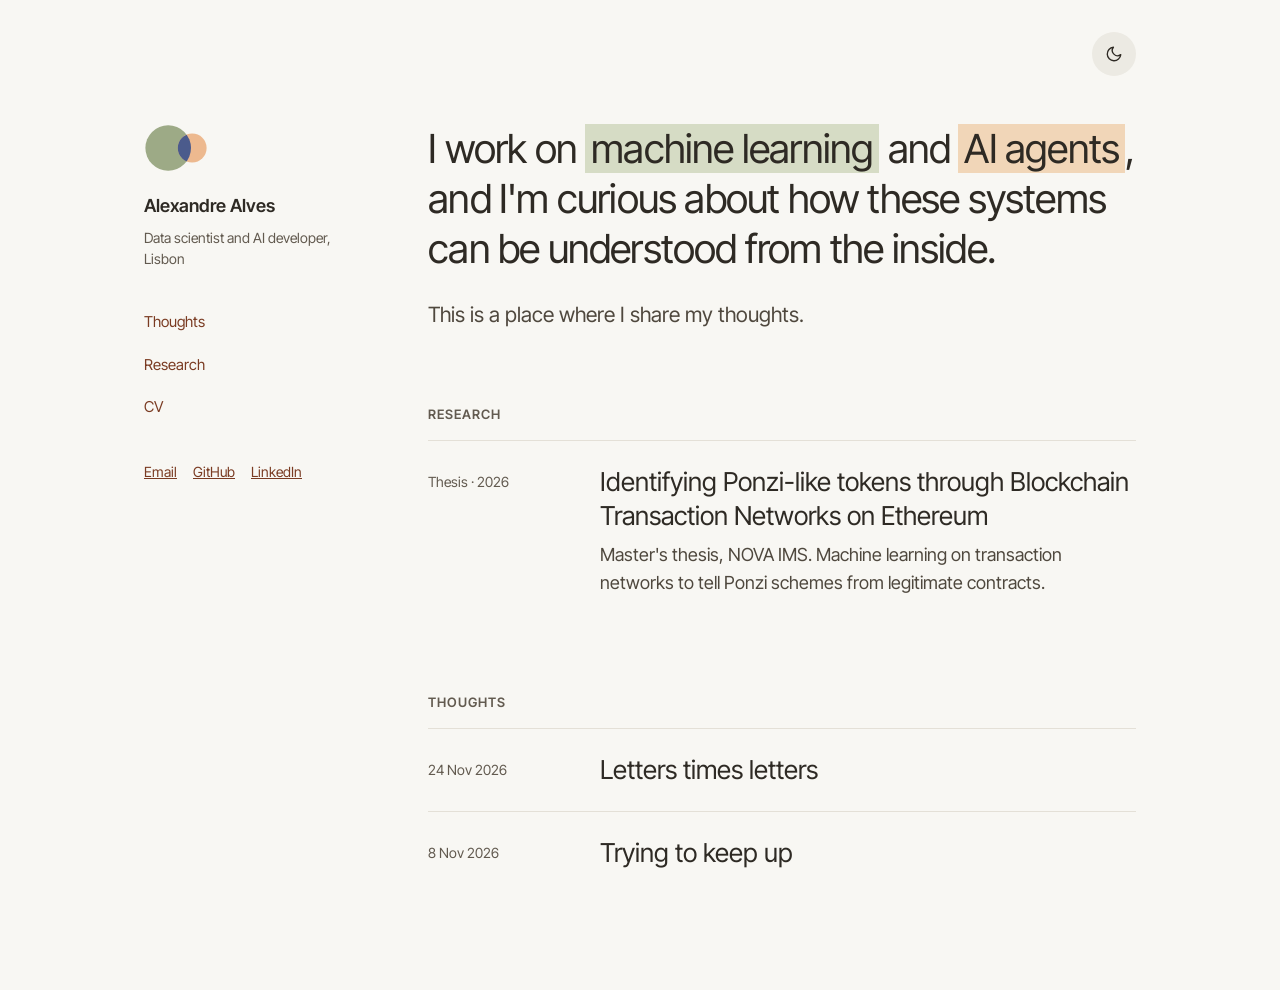
<file: index.html>
<!doctype html>
<html lang="en">
<head>
<meta charset="utf-8">
<meta name="viewport" content="width=device-width, initial-scale=1">
<title>Alexandre Alves</title>
<meta name="description" content="Alexandre Alves, data scientist and AI developer in Lisbon. Research and thoughts on machine learning, AI agents and how these systems can be understood from the inside.">
<link rel="canonical" href="https://ajr-alves.github.io/">
<meta property="og:type" content="website">
<meta property="og:title" content="Alexandre Alves">
<meta property="og:description" content="Research and thoughts on machine learning and AI agents.">
<meta property="og:url" content="https://ajr-alves.github.io/">
<meta name="theme-color" content="#F8F7F3" media="(prefers-color-scheme: light)">
<meta name="theme-color" content="#1B1A17" media="(prefers-color-scheme: dark)">
<link rel="icon" href="/assets/symbol-icon.svg" type="image/svg+xml">
<link rel="icon" href="/assets/symbol-32.png" sizes="32x32" type="image/png">
<link rel="apple-touch-icon" href="/assets/symbol-180.png">
<script>(function(){var t=null;try{t=localStorage.getItem('theme');}catch(e){}if(t==='dark'||t==='light'){document.documentElement.setAttribute('data-theme',t);}})();</script>
<link rel="preconnect" href="https://fonts.googleapis.com">
<link rel="preconnect" href="https://fonts.gstatic.com" crossorigin>
<link href="https://fonts.googleapis.com/css2?family=Inter+Tight:wght@400;500;600&display=swap" rel="stylesheet">
<link rel="stylesheet" href="/assets/style.css">
<script src="/assets/theme.js" defer></script>
</head>
<body>
<a class="skip" href="#content">Skip to content</a>
<div class="wrap">

  <div class="topbar">
    <button class="theme-toggle" type="button" aria-label="Switch to dark mode">
      <svg class="moon" width="18" height="18" viewBox="0 0 24 24" fill="none" stroke="currentColor" stroke-width="1.8" stroke-linecap="round" stroke-linejoin="round" aria-hidden="true"><path d="M21 12.8A9 9 0 1 1 11.2 3a7 7 0 0 0 9.8 9.8z"/></svg>
      <svg class="sun" width="18" height="18" viewBox="0 0 24 24" fill="none" stroke="currentColor" stroke-width="1.8" stroke-linecap="round" aria-hidden="true"><circle cx="12" cy="12" r="4"/><path d="M12 2v2M12 20v2M4.9 4.9l1.4 1.4M17.7 17.7l1.4 1.4M2 12h2M20 12h2M4.9 19.1l1.4-1.4M17.7 6.3l1.4-1.4"/></svg>
    </button>
  </div>

  <div class="layout">
    <aside class="side">
      <div class="id">
        <img src="/assets/symbol.svg" width="64" height="48" alt="">
        <span class="name">Alexandre Alves</span>
        <span class="role">Data scientist and AI developer, Lisbon</span>
      </div>
      <nav aria-label="Main">
        <a href="#thoughts">Thoughts</a>
        <a href="#research">Research</a>
        <a href="/files/Alexandre-Alves-CV.pdf">CV</a>
      </nav>
      <div class="links">
        <a href="mailto:alexandre.jr.alves@outlook.pt">Email</a>
        <a href="https://github.com/ajr-alves" rel="me">GitHub</a>
        <a href="https://www.linkedin.com/in/alexandre-j-r-alves/" rel="me">LinkedIn</a>
      </div>
    </aside>

    <main id="content">
      <section class="intro">
        <h1>I work on <span class="hl hl-1">machine learning</span> and <span class="hl hl-2">AI agents</span>, and I'm curious about how these systems can be understood from the inside.</h1>
        <p>This is a place where I share my thoughts.</p>
      </section>

      <section id="research" aria-labelledby="research-h">
        <h2 class="label" id="research-h">Research</h2>
        <a class="row" href="/thesis/">
          <span class="row-meta">Thesis · 2026</span>
          <span class="row-body">
            <span class="row-title">Identifying Ponzi-like tokens through Blockchain Transaction Networks on Ethereum</span>
            <span class="row-desc">Master's thesis, NOVA IMS. Machine learning on transaction networks to tell Ponzi schemes from legitimate contracts.</span>
          </span>
        </a>
      </section>

      <section id="thoughts" aria-labelledby="thoughts-h">
        <h2 class="label" id="thoughts-h">Thoughts</h2>
        <a class="row" href="/thoughts/letters-times-letters/">
          <span class="row-meta">24 Nov 2026</span>
          <span class="row-body">
            <span class="row-title">Letters times letters</span>
          </span>
        </a>
        <a class="row" href="/thoughts/trying-to-keep-up/">
          <span class="row-meta">8 Nov 2026</span>
          <span class="row-body">
            <span class="row-title">Trying to keep up</span>
          </span>
        </a>
      </section>
    </main>
  </div>

</div>
</body>
</html>
</file>
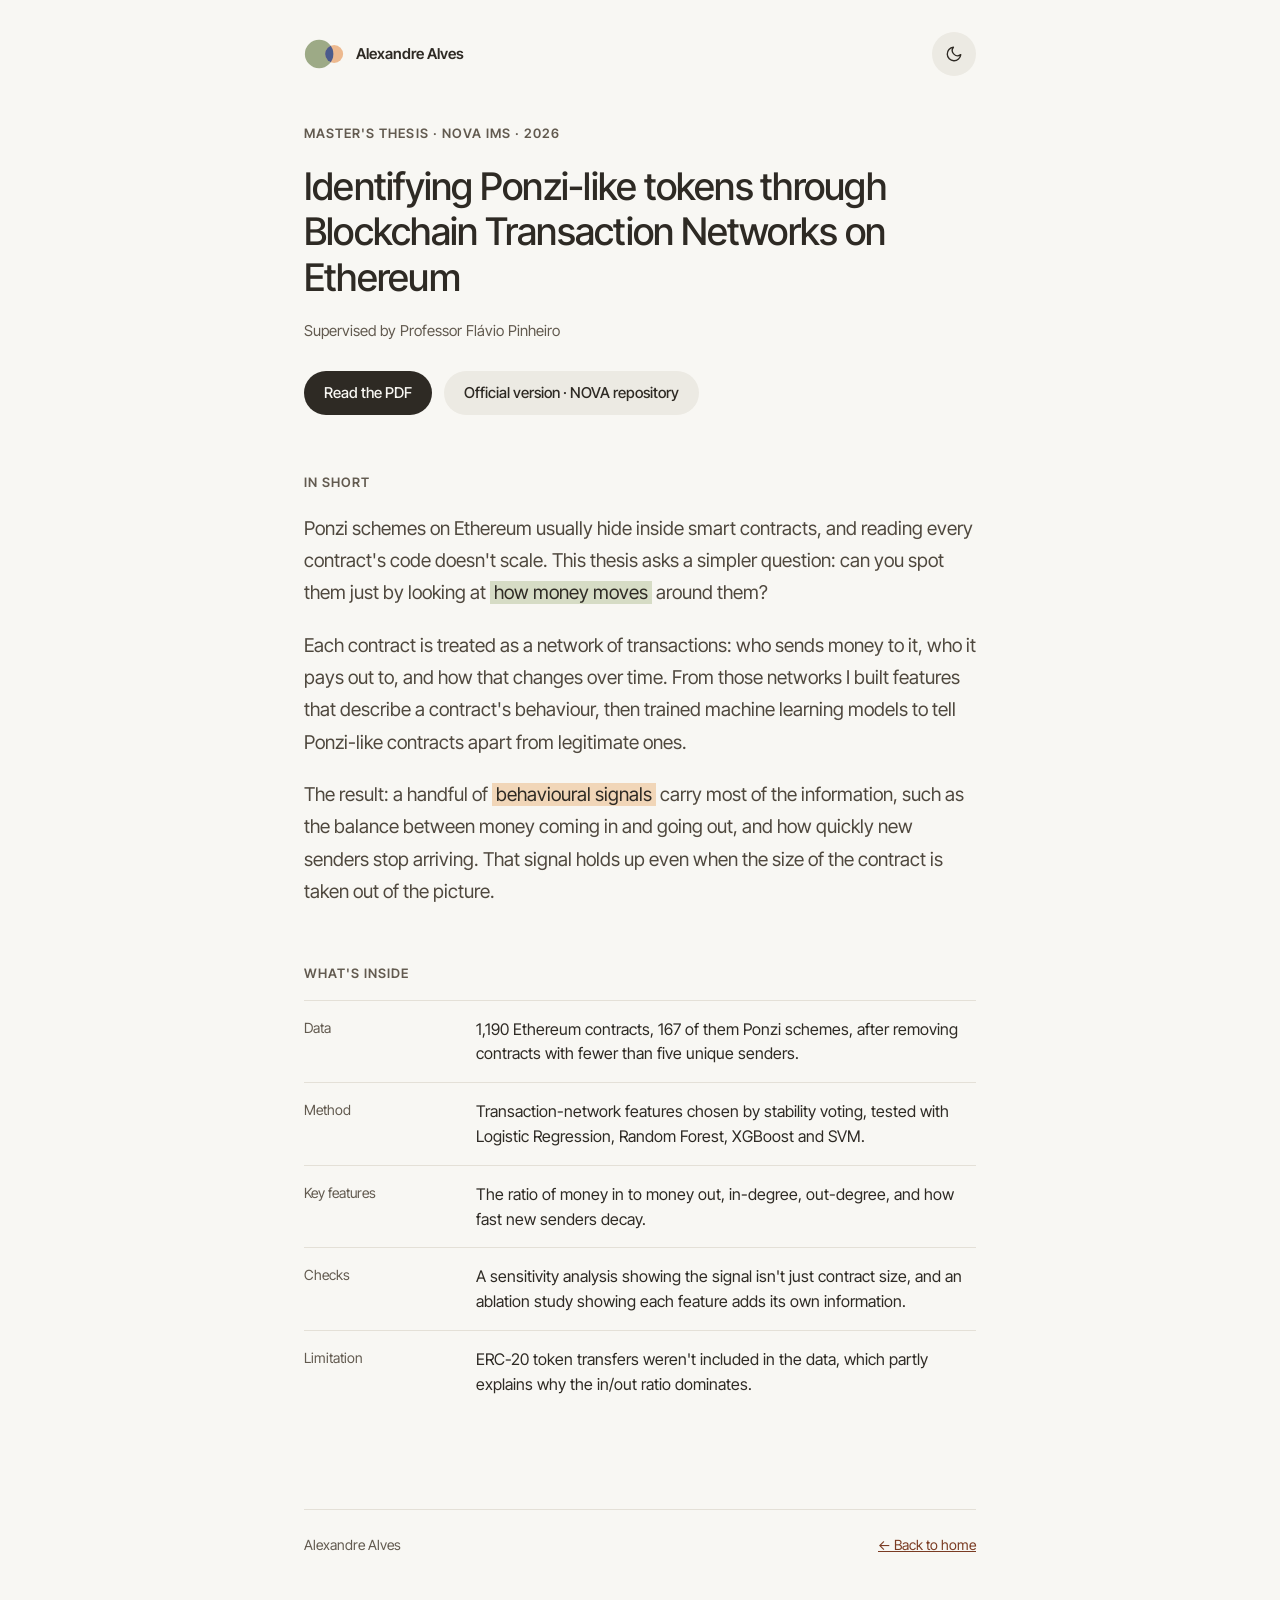
<file: thesis/index.html>
<!doctype html>
<html lang="en">
<head>
<meta charset="utf-8">
<meta name="viewport" content="width=device-width, initial-scale=1">
<title>Identifying Ponzi-like tokens on Ethereum · Alexandre Alves</title>
<meta name="description" content="Master's thesis by Alexandre Alves (NOVA IMS, 2026): detecting Ponzi schemes on Ethereum with machine learning on transaction networks.">
<link rel="canonical" href="https://ajr-alves.github.io/thesis/">
<meta property="og:type" content="article">
<meta property="og:title" content="Identifying Ponzi-like tokens through Blockchain Transaction Networks on Ethereum">
<meta property="og:description" content="Master's thesis, NOVA IMS, 2026. Machine learning on transaction networks to tell Ponzi schemes from legitimate contracts.">
<meta property="og:url" content="https://ajr-alves.github.io/thesis/">
<meta name="citation_title" content="Identifying Ponzi-like tokens through Blockchain Transaction Networks on Ethereum">
<meta name="citation_author" content="Alves, Alexandre José Ribeira">
<meta name="citation_publication_date" content="2026">
<meta name="citation_dissertation_institution" content="NOVA Information Management School">
<meta name="citation_pdf_url" content="https://ajr-alves.github.io/files/thesis.pdf">
<meta name="theme-color" content="#F8F7F3" media="(prefers-color-scheme: light)">
<meta name="theme-color" content="#1B1A17" media="(prefers-color-scheme: dark)">
<link rel="icon" href="/assets/symbol-icon.svg" type="image/svg+xml">
<link rel="icon" href="/assets/symbol-32.png" sizes="32x32" type="image/png">
<link rel="apple-touch-icon" href="/assets/symbol-180.png">
<script>(function(){var t=null;try{t=localStorage.getItem('theme');}catch(e){}if(t==='dark'||t==='light'){document.documentElement.setAttribute('data-theme',t);}})();</script>
<link rel="preconnect" href="https://fonts.googleapis.com">
<link rel="preconnect" href="https://fonts.gstatic.com" crossorigin>
<link href="https://fonts.googleapis.com/css2?family=Inter+Tight:wght@400;500;600&display=swap" rel="stylesheet">
<link rel="stylesheet" href="/assets/style.css">
<script src="/assets/theme.js" defer></script>
</head>
<body>
<a class="skip" href="#content">Skip to content</a>
<div class="wrap narrow">

  <div class="topbar spread">
    <a class="back" href="/">
      <img src="/assets/symbol.svg" width="40" height="30" alt="">
      <span>Alexandre Alves</span>
    </a>
    <button class="theme-toggle" type="button" aria-label="Switch to dark mode">
      <svg class="moon" width="18" height="18" viewBox="0 0 24 24" fill="none" stroke="currentColor" stroke-width="1.8" stroke-linecap="round" stroke-linejoin="round" aria-hidden="true"><path d="M21 12.8A9 9 0 1 1 11.2 3a7 7 0 0 0 9.8 9.8z"/></svg>
      <svg class="sun" width="18" height="18" viewBox="0 0 24 24" fill="none" stroke="currentColor" stroke-width="1.8" stroke-linecap="round" aria-hidden="true"><circle cx="12" cy="12" r="4"/><path d="M12 2v2M12 20v2M4.9 4.9l1.4 1.4M17.7 17.7l1.4 1.4M2 12h2M20 12h2M4.9 19.1l1.4-1.4M17.7 6.3l1.4-1.4"/></svg>
    </button>
  </div>

  <main id="content" style="gap: 0;">
    <header class="paper-head">
      <p class="label">Master's thesis · NOVA IMS · 2026</p>
      <h1>Identifying Ponzi-like tokens through Blockchain Transaction Networks on Ethereum</h1>
      <p class="by">Supervised by Professor Flávio Pinheiro</p>
      <div class="actions">
        <a class="btn primary" href="/files/thesis.pdf">Read the PDF</a>
        <a class="btn" href="http://hdl.handle.net/10362/207279">Official version · NOVA repository</a>
      </div>
    </header>

    <section class="prose" aria-labelledby="short-h">
      <h2 class="label" id="short-h" style="margin: 0;">In short</h2>
      <p>Ponzi schemes on Ethereum usually hide inside smart contracts, and reading every contract's code doesn't scale. This thesis asks a simpler question: can you spot them just by looking at <span class="hl hl-1">how money moves</span> around them?</p>
      <p>Each contract is treated as a network of transactions: who sends money to it, who it pays out to, and how that changes over time. From those networks I built features that describe a contract's behaviour, then trained machine learning models to tell Ponzi-like contracts apart from legitimate ones.</p>
      <p>The result: a handful of <span class="hl hl-2">behavioural signals</span> carry most of the information, such as the balance between money coming in and going out, and how quickly new senders stop arriving. That signal holds up even when the size of the contract is taken out of the picture.</p>
    </section>

    <section class="facts" aria-labelledby="inside-h">
      <h2 class="label" id="inside-h">What's inside</h2>
      <div class="row"><span class="row-meta">Data</span><span class="row-body">1,190 Ethereum contracts, 167 of them Ponzi schemes, after removing contracts with fewer than five unique senders.</span></div>
      <div class="row"><span class="row-meta">Method</span><span class="row-body">Transaction-network features chosen by stability voting, tested with Logistic Regression, Random Forest, XGBoost and SVM.</span></div>
      <div class="row"><span class="row-meta">Key features</span><span class="row-body">The ratio of money in to money out, in-degree, out-degree, and how fast new senders decay.</span></div>
      <div class="row"><span class="row-meta">Checks</span><span class="row-body">A sensitivity analysis showing the signal isn't just contract size, and an ablation study showing each feature adds its own information.</span></div>
      <div class="row"><span class="row-meta">Limitation</span><span class="row-body">ERC-20 token transfers weren't included in the data, which partly explains why the in/out ratio dominates.</span></div>
    </section>
  </main>

  <footer class="site">
    <span>Alexandre Alves</span>
    <a href="/">← Back to home</a>
  </footer>

</div>
</body>
</html>
</file>
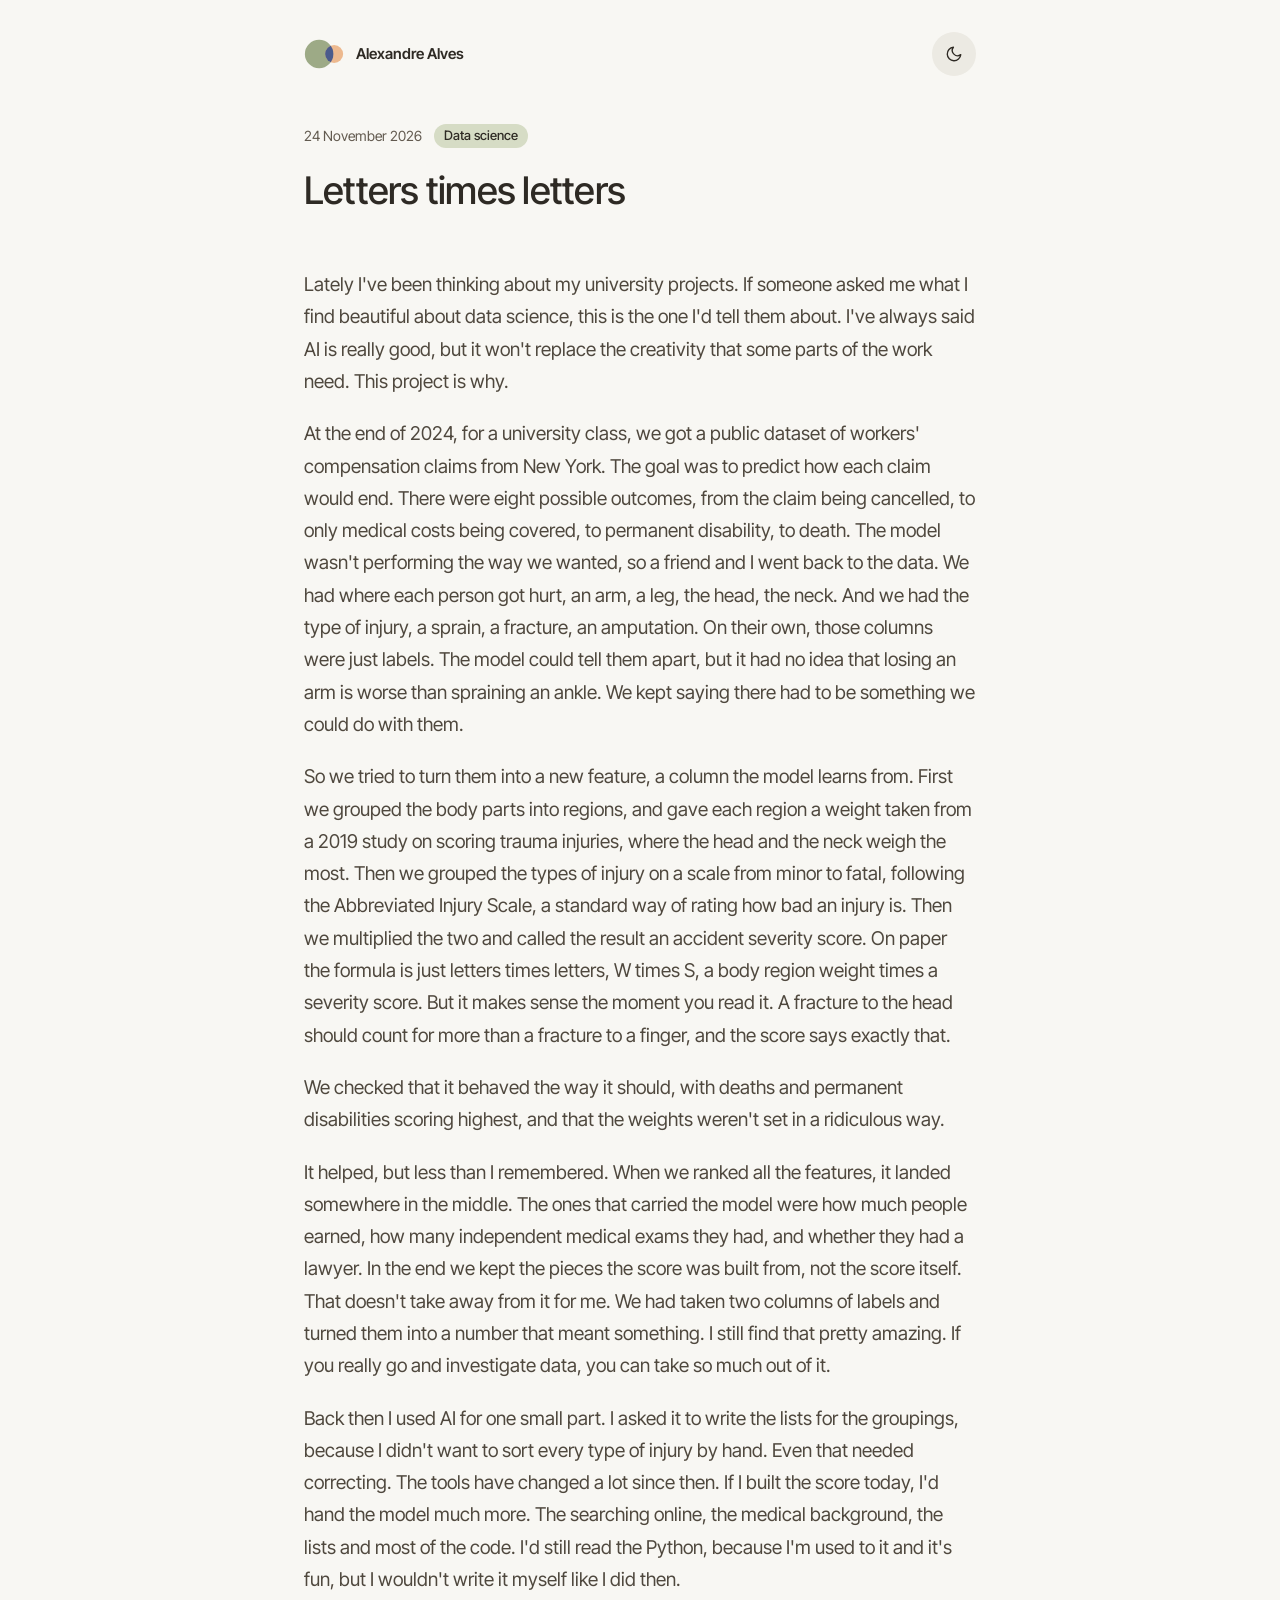
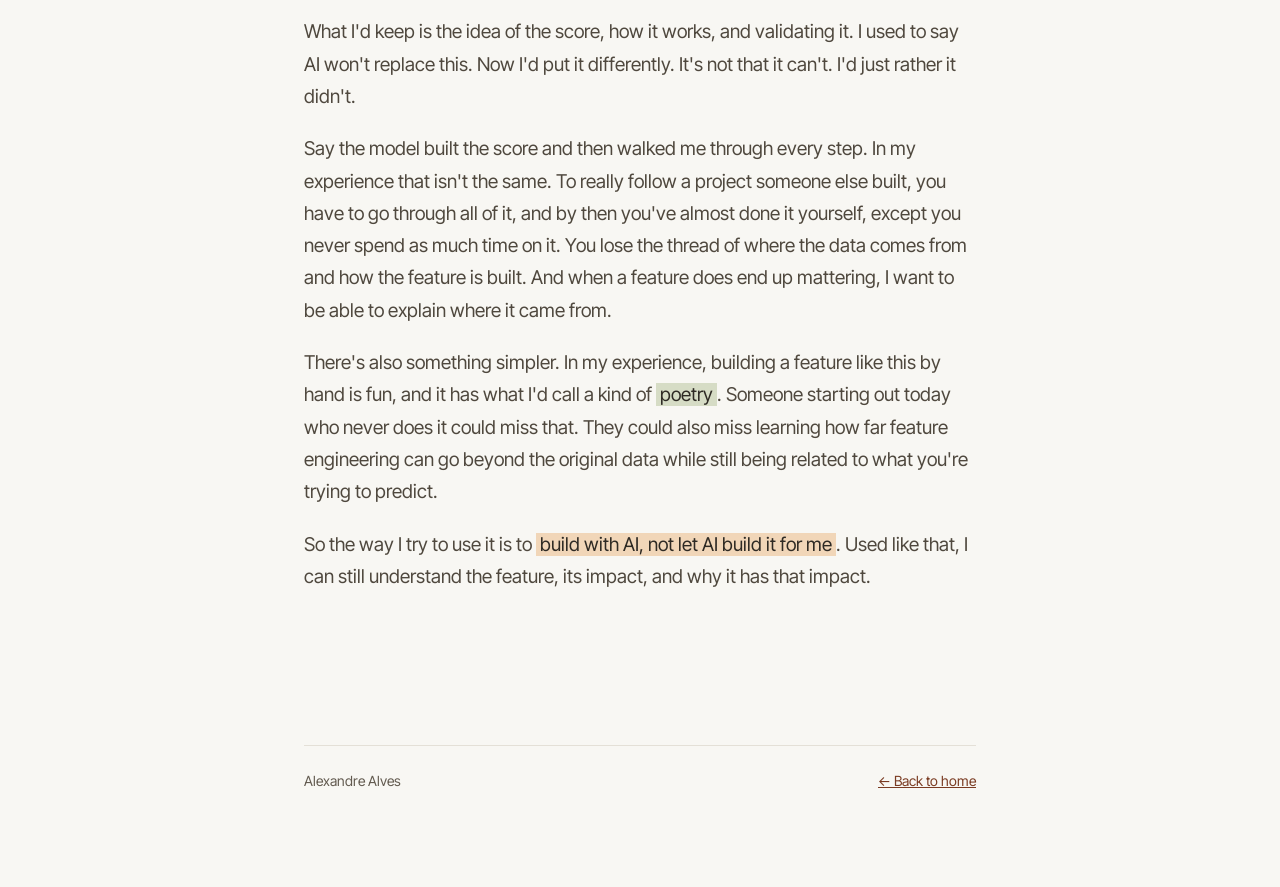
<file: thoughts/letters-times-letters/index.html>
<!doctype html>
<html lang="en">
<head>
<meta charset="utf-8">
<meta name="viewport" content="width=device-width, initial-scale=1">
<title>Letters times letters · Alexandre Alves</title>
<meta name="description" content="A university project, an injury score built by hand, and why I&#x27;d rather build features with AI than let AI build them for me.">
<link rel="canonical" href="https://ajr-alves.github.io/thoughts/letters-times-letters/">
<meta property="og:type" content="article">
<meta property="og:title" content="Letters times letters">
<meta property="og:description" content="A university project, an injury score built by hand, and why I&#x27;d rather build features with AI than let AI build them for me.">
<meta property="og:url" content="https://ajr-alves.github.io/thoughts/letters-times-letters/">
<meta name="theme-color" content="#F8F7F3" media="(prefers-color-scheme: light)">
<meta name="theme-color" content="#1B1A17" media="(prefers-color-scheme: dark)">
<link rel="icon" href="/assets/symbol-icon.svg" type="image/svg+xml">
<link rel="icon" href="/assets/symbol-32.png" sizes="32x32" type="image/png">
<link rel="apple-touch-icon" href="/assets/symbol-180.png">
<script>(function(){var t=null;try{t=localStorage.getItem('theme');}catch(e){}if(t==='dark'||t==='light'){document.documentElement.setAttribute('data-theme',t);}})();</script>
<link rel="preconnect" href="https://fonts.googleapis.com">
<link rel="preconnect" href="https://fonts.gstatic.com" crossorigin>
<link href="https://fonts.googleapis.com/css2?family=Inter+Tight:wght@400;500;600&display=swap" rel="stylesheet">
<link rel="stylesheet" href="/assets/style.css">
<script src="/assets/theme.js" defer></script>
</head>
<body>
<a class="skip" href="#content">Skip to content</a>
<div class="wrap narrow">

  <div class="topbar spread">
    <a class="back" href="/">
      <img src="/assets/symbol.svg" width="40" height="30" alt="">
      <span>Alexandre Alves</span>
    </a>
    <button class="theme-toggle" type="button" aria-label="Switch to dark mode">
      <svg class="moon" width="18" height="18" viewBox="0 0 24 24" fill="none" stroke="currentColor" stroke-width="1.8" stroke-linecap="round" stroke-linejoin="round" aria-hidden="true"><path d="M21 12.8A9 9 0 1 1 11.2 3a7 7 0 0 0 9.8 9.8z"/></svg>
      <svg class="sun" width="18" height="18" viewBox="0 0 24 24" fill="none" stroke="currentColor" stroke-width="1.8" stroke-linecap="round" aria-hidden="true"><circle cx="12" cy="12" r="4"/><path d="M12 2v2M12 20v2M4.9 4.9l1.4 1.4M17.7 17.7l1.4 1.4M2 12h2M20 12h2M4.9 19.1l1.4-1.4M17.7 6.3l1.4-1.4"/></svg>
    </button>
  </div>

  <main id="content" style="gap: 0;">
    <header class="paper-head">
      <p class="post-meta"><time datetime="2026-11-24">24 November 2026</time><span class="tag">Data science</span></p>
      <h1>Letters times letters</h1>
    </header>

    <article class="prose">
      <p>Lately I've been thinking about my university projects. If someone asked me what I find beautiful about data science, this is the one I'd tell them about. I've always said AI is really good, but it won't replace the creativity that some parts of the work need. This project is why.</p>
      <p>At the end of 2024, for a university class, we got a public dataset of workers' compensation claims from New York. The goal was to predict how each claim would end. There were eight possible outcomes, from the claim being cancelled, to only medical costs being covered, to permanent disability, to death. The model wasn't performing the way we wanted, so a friend and I went back to the data. We had where each person got hurt, an arm, a leg, the head, the neck. And we had the type of injury, a sprain, a fracture, an amputation. On their own, those columns were just labels. The model could tell them apart, but it had no idea that losing an arm is worse than spraining an ankle. We kept saying there had to be something we could do with them.</p>
      <p>So we tried to turn them into a new feature, a column the model learns from. First we grouped the body parts into regions, and gave each region a weight taken from a 2019 study on scoring trauma injuries, where the head and the neck weigh the most. Then we grouped the types of injury on a scale from minor to fatal, following the Abbreviated Injury Scale, a standard way of rating how bad an injury is. Then we multiplied the two and called the result an accident severity score. On paper the formula is just letters times letters, W times S, a body region weight times a severity score. But it makes sense the moment you read it. A fracture to the head should count for more than a fracture to a finger, and the score says exactly that.</p>
      <p>We checked that it behaved the way it should, with deaths and permanent disabilities scoring highest, and that the weights weren't set in a ridiculous way.</p>
      <p>It helped, but less than I remembered. When we ranked all the features, it landed somewhere in the middle. The ones that carried the model were how much people earned, how many independent medical exams they had, and whether they had a lawyer. In the end we kept the pieces the score was built from, not the score itself. That doesn't take away from it for me. We had taken two columns of labels and turned them into a number that meant something. I still find that pretty amazing. If you really go and investigate data, you can take so much out of it.</p>
      <p>Back then I used AI for one small part. I asked it to write the lists for the groupings, because I didn't want to sort every type of injury by hand. Even that needed correcting. The tools have changed a lot since then. If I built the score today, I'd hand the model much more. The searching online, the medical background, the lists and most of the code. I'd still read the Python, because I'm used to it and it's fun, but I wouldn't write it myself like I did then.</p>
      <p>What I'd keep is the idea of the score, how it works, and validating it. I used to say AI won't replace this. Now I'd put it differently. It's not that it can't. I'd just rather it didn't.</p>
      <p>Say the model built the score and then walked me through every step. In my experience that isn't the same. To really follow a project someone else built, you have to go through all of it, and by then you've almost done it yourself, except you never spend as much time on it. You lose the thread of where the data comes from and how the feature is built. And when a feature does end up mattering, I want to be able to explain where it came from.</p>
      <p>There's also something simpler. In my experience, building a feature like this by hand is fun, and it has what I'd call a kind of <span class="hl hl-1">poetry</span>. Someone starting out today who never does it could miss that. They could also miss learning how far feature engineering can go beyond the original data while still being related to what you're trying to predict.</p>
      <p>So the way I try to use it is to <span class="hl hl-2">build with AI, not let AI build it for me</span>. Used like that, I can still understand the feature, its impact, and why it has that impact.</p>
    </article>
  </main>

  <footer class="site">
    <span>Alexandre Alves</span>
    <a href="/">← Back to home</a>
  </footer>

</div>
</body>
</html>
</file>
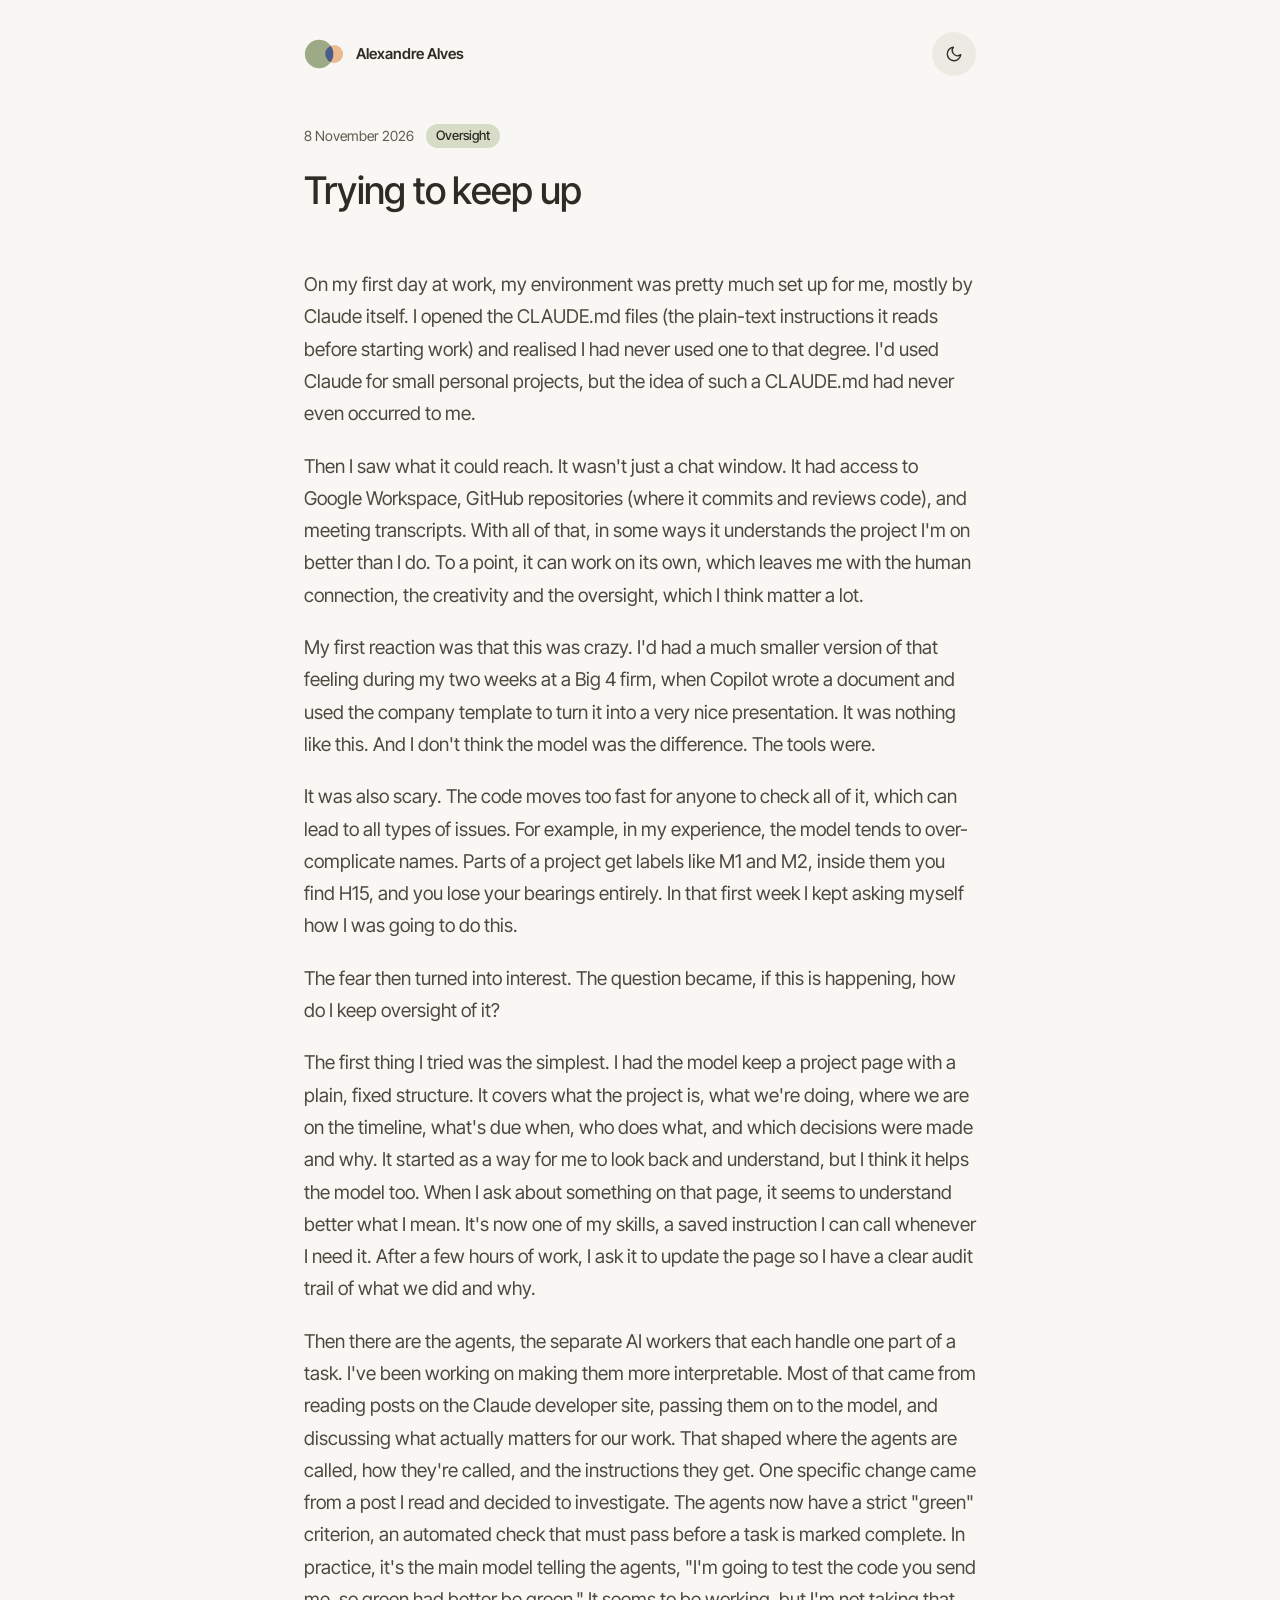
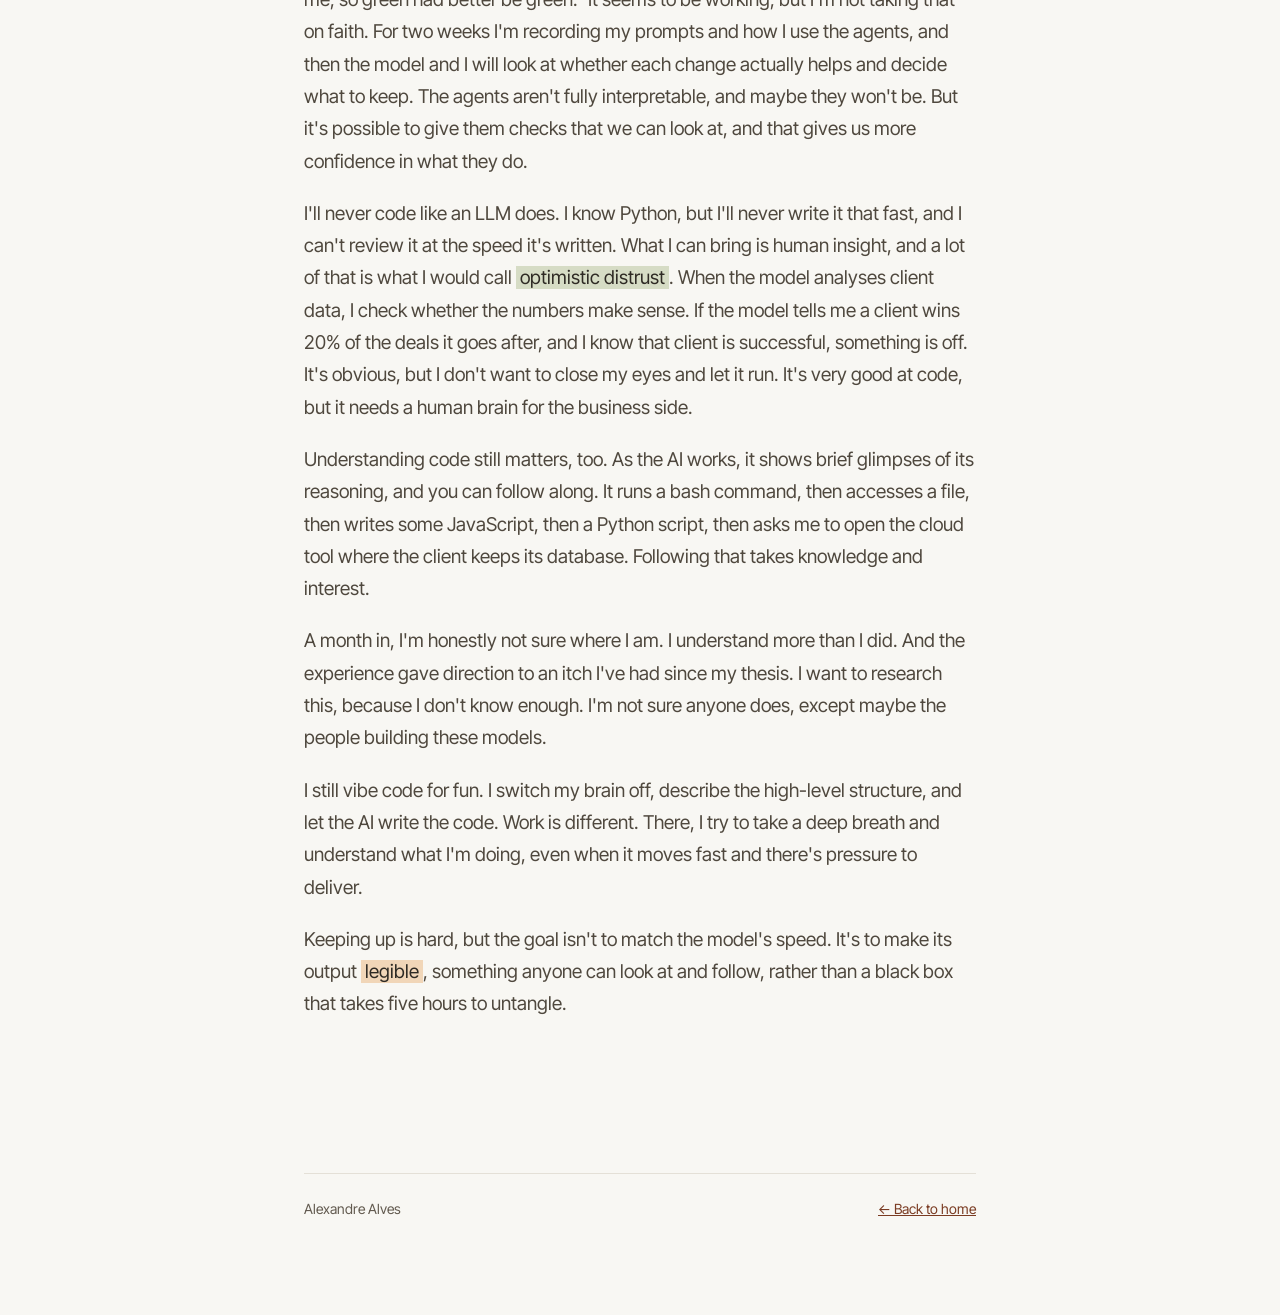
<file: thoughts/trying-to-keep-up/index.html>
<!doctype html>
<html lang="en">
<head>
<meta charset="utf-8">
<meta name="viewport" content="width=device-width, initial-scale=1">
<title>Trying to keep up · Alexandre Alves</title>
<meta name="description" content="A month into working with AI agents, and how I'm trying to keep oversight of what they do.">
<link rel="canonical" href="https://ajr-alves.github.io/thoughts/trying-to-keep-up/">
<meta property="og:type" content="article">
<meta property="og:title" content="Trying to keep up">
<meta property="og:description" content="A month into working with AI agents, and how I'm trying to keep oversight of what they do.">
<meta property="og:url" content="https://ajr-alves.github.io/thoughts/trying-to-keep-up/">
<meta name="theme-color" content="#F8F7F3" media="(prefers-color-scheme: light)">
<meta name="theme-color" content="#1B1A17" media="(prefers-color-scheme: dark)">
<link rel="icon" href="/assets/symbol-icon.svg" type="image/svg+xml">
<link rel="icon" href="/assets/symbol-32.png" sizes="32x32" type="image/png">
<link rel="apple-touch-icon" href="/assets/symbol-180.png">
<script>(function(){var t=null;try{t=localStorage.getItem('theme');}catch(e){}if(t==='dark'||t==='light'){document.documentElement.setAttribute('data-theme',t);}})();</script>
<link rel="preconnect" href="https://fonts.googleapis.com">
<link rel="preconnect" href="https://fonts.gstatic.com" crossorigin>
<link href="https://fonts.googleapis.com/css2?family=Inter+Tight:wght@400;500;600&display=swap" rel="stylesheet">
<link rel="stylesheet" href="/assets/style.css">
<script src="/assets/theme.js" defer></script>
</head>
<body>
<a class="skip" href="#content">Skip to content</a>
<div class="wrap narrow">

  <div class="topbar spread">
    <a class="back" href="/">
      <img src="/assets/symbol.svg" width="40" height="30" alt="">
      <span>Alexandre Alves</span>
    </a>
    <button class="theme-toggle" type="button" aria-label="Switch to dark mode">
      <svg class="moon" width="18" height="18" viewBox="0 0 24 24" fill="none" stroke="currentColor" stroke-width="1.8" stroke-linecap="round" stroke-linejoin="round" aria-hidden="true"><path d="M21 12.8A9 9 0 1 1 11.2 3a7 7 0 0 0 9.8 9.8z"/></svg>
      <svg class="sun" width="18" height="18" viewBox="0 0 24 24" fill="none" stroke="currentColor" stroke-width="1.8" stroke-linecap="round" aria-hidden="true"><circle cx="12" cy="12" r="4"/><path d="M12 2v2M12 20v2M4.9 4.9l1.4 1.4M17.7 17.7l1.4 1.4M2 12h2M20 12h2M4.9 19.1l1.4-1.4M17.7 6.3l1.4-1.4"/></svg>
    </button>
  </div>

  <main id="content" style="gap: 0;">
    <header class="paper-head">
      <p class="post-meta"><time datetime="2026-11-08">8 November 2026</time><span class="tag">Oversight</span></p>
      <h1>Trying to keep up</h1>
    </header>

    <article class="prose">
      <p>On my first day at work, my environment was pretty much set up for me, mostly by Claude itself. I opened the CLAUDE.md files (the plain-text instructions it reads before starting work) and realised I had never used one to that degree. I'd used Claude for small personal projects, but the idea of such a CLAUDE.md had never even occurred to me.</p>
      <p>Then I saw what it could reach. It wasn't just a chat window. It had access to Google Workspace, GitHub repositories (where it commits and reviews code), and meeting transcripts. With all of that, in some ways it understands the project I'm on better than I do. To a point, it can work on its own, which leaves me with the human connection, the creativity and the oversight, which I think matter a lot.</p>
      <p>My first reaction was that this was crazy. I'd had a much smaller version of that feeling during my two weeks at a Big 4 firm, when Copilot wrote a document and used the company template to turn it into a very nice presentation. It was nothing like this. And I don't think the model was the difference. The tools were.</p>
      <p>It was also scary. The code moves too fast for anyone to check all of it, which can lead to all types of issues. For example, in my experience, the model tends to over-complicate names. Parts of a project get labels like M1 and M2, inside them you find H15, and you lose your bearings entirely. In that first week I kept asking myself how I was going to do this.</p>
      <p>The fear then turned into interest. The question became, if this is happening, how do I keep oversight of it?</p>
      <p>The first thing I tried was the simplest. I had the model keep a project page with a plain, fixed structure. It covers what the project is, what we're doing, where we are on the timeline, what's due when, who does what, and which decisions were made and why. It started as a way for me to look back and understand, but I think it helps the model too. When I ask about something on that page, it seems to understand better what I mean. It's now one of my skills, a saved instruction I can call whenever I need it. After a few hours of work, I ask it to update the page so I have a clear audit trail of what we did and why.</p>
      <p>Then there are the agents, the separate AI workers that each handle one part of a task. I've been working on making them more interpretable. Most of that came from reading posts on the Claude developer site, passing them on to the model, and discussing what actually matters for our work. That shaped where the agents are called, how they're called, and the instructions they get. One specific change came from a post I read and decided to investigate. The agents now have a strict "green" criterion, an automated check that must pass before a task is marked complete. In practice, it's the main model telling the agents, "I'm going to test the code you send me, so green had better be green." It seems to be working, but I'm not taking that on faith. For two weeks I'm recording my prompts and how I use the agents, and then the model and I will look at whether each change actually helps and decide what to keep. The agents aren't fully interpretable, and maybe they won't be. But it's possible to give them checks that we can look at, and that gives us more confidence in what they do.</p>
      <p>I'll never code like an LLM does. I know Python, but I'll never write it that fast, and I can't review it at the speed it's written. What I can bring is human insight, and a lot of that is what I would call <span class="hl hl-1">optimistic distrust</span>. When the model analyses client data, I check whether the numbers make sense. If the model tells me a client wins 20% of the deals it goes after, and I know that client is successful, something is off. It's obvious, but I don't want to close my eyes and let it run. It's very good at code, but it needs a human brain for the business side.</p>
      <p>Understanding code still matters, too. As the AI works, it shows brief glimpses of its reasoning, and you can follow along. It runs a bash command, then accesses a file, then writes some JavaScript, then a Python script, then asks me to open the cloud tool where the client keeps its database. Following that takes knowledge and interest.</p>
      <p>A month in, I'm honestly not sure where I am. I understand more than I did. And the experience gave direction to an itch I've had since my thesis. I want to research this, because I don't know enough. I'm not sure anyone does, except maybe the people building these models.</p>
      <p>I still vibe code for fun. I switch my brain off, describe the high-level structure, and let the AI write the code. Work is different. There, I try to take a deep breath and understand what I'm doing, even when it moves fast and there's pressure to deliver.</p>
      <p>Keeping up is hard, but the goal isn't to match the model's speed. It's to make its output <span class="hl hl-2">legible</span>, something anyone can look at and follow, rather than a black box that takes five hours to untangle.</p>
    </article>
  </main>

  <footer class="site">
    <span>Alexandre Alves</span>
    <a href="/">← Back to home</a>
  </footer>

</div>
</body>
</html>
</file>
<file: assets/style.css>
:root {
  --bg: #F8F7F3;
  --text: #2E2A24;
  --muted: #625A4F;
  --body: #4F483E;
  --line: #E4E0D7;
  --link: #7A3B22;
  --hl-1: #D6DCC5;
  --hl-2: #F1D6B8;
  --chip: #ECEAE3;
  --btn-bg: #2E2A24;
  --btn-text: #F8F7F3;
  color-scheme: light;
}

@media (prefers-color-scheme: dark) {
  :root:not([data-theme="light"]) {
    --bg: #1B1A17;
    --text: #ECE7DD;
    --muted: #A79F92;
    --body: #CFC8BC;
    --line: #34312B;
    --link: #E8B48A;
    --hl-1: #3F4736;
    --hl-2: #5A4532;
    --chip: #2A2824;
    --btn-bg: #ECE7DD;
    --btn-text: #1B1A17;
    color-scheme: dark;
  }
}

:root[data-theme="dark"] {
  --bg: #1B1A17;
  --text: #ECE7DD;
  --muted: #A79F92;
  --body: #CFC8BC;
  --line: #34312B;
  --link: #E8B48A;
  --hl-1: #3F4736;
  --hl-2: #5A4532;
  --chip: #2A2824;
  --btn-bg: #ECE7DD;
  --btn-text: #1B1A17;
  color-scheme: dark;
}

*, *::before, *::after { box-sizing: border-box; }

html { -webkit-text-size-adjust: 100%; }

body {
  margin: 0;
  background: var(--bg);
  color: var(--text);
  font-family: "Inter Tight", system-ui, -apple-system, "Segoe UI", sans-serif;
  font-size: 17px;
  line-height: 1.5;
  -webkit-font-smoothing: antialiased;
  transition: background-color 0.2s ease, color 0.2s ease;
}

a { color: var(--link); }
a:hover { opacity: 0.75; }
a:focus-visible, button:focus-visible {
  outline: 2px solid var(--link);
  outline-offset: 3px;
  border-radius: 4px;
}

.skip {
  position: absolute; left: -9999px; top: 0;
  background: var(--btn-bg); color: var(--btn-text);
  padding: 8px 14px; border-radius: 0 0 8px 0; z-index: 10;
}
.skip:focus { left: 0; }

.wrap { max-width: 1040px; margin: 0 auto; padding: 32px 24px 96px; }
.wrap.narrow { max-width: 720px; }

.topbar { display: flex; justify-content: flex-end; align-items: center; gap: 12px; margin-bottom: 48px; }
.topbar.spread { justify-content: space-between; }

.theme-toggle {
  width: 44px; height: 44px; border: 0; border-radius: 50%;
  background: var(--chip); color: var(--text); cursor: pointer;
  display: inline-flex; align-items: center; justify-content: center;
}
.theme-toggle .sun { display: none; }
:root[data-theme="dark"] .theme-toggle .sun { display: block; }
:root[data-theme="dark"] .theme-toggle .moon { display: none; }

.layout { display: flex; flex-wrap: wrap; gap: 64px; }

.side { flex: 1 1 220px; display: flex; flex-direction: column; gap: 32px; }
.id { display: flex; flex-direction: column; gap: 8px; }
.id .name { font-size: 18px; font-weight: 600; padding-top: 12px; }
.id .role { font-size: 14px; color: var(--muted); }
.side nav { display: flex; flex-direction: column; font-size: 15px; }
.side nav a { padding: 10px 0; text-decoration: none; }
.links { display: flex; flex-wrap: wrap; gap: 16px; font-size: 14px; }

main { flex: 999 1 560px; min-width: 0; display: flex; flex-direction: column; gap: 72px; }

.hl { padding: 0 6px; border-radius: 0; -webkit-box-decoration-break: clone; box-decoration-break: clone; }
.hl-1 { background: var(--hl-1); }
.hl-2 { background: var(--hl-2); }

.intro h1 { margin: 0; font-size: 40px; line-height: 1.25; font-weight: 400; letter-spacing: -0.02em; }
.intro p { margin: 24px 0 0; font-size: 21px; line-height: 1.65; color: var(--body); max-width: 620px; }

.label {
  margin: 0 0 16px; font-size: 13px; font-weight: 600;
  letter-spacing: 0.08em; text-transform: uppercase; color: var(--muted);
}

.row {
  display: flex; flex-wrap: wrap; gap: 8px 32px;
  padding: 24px 0; border-top: 1px solid var(--line);
  text-decoration: none; color: var(--text);
}
a.row:hover { opacity: 1; }
a.row:hover .row-title { text-decoration: underline; text-decoration-thickness: 1px; text-underline-offset: 4px; }
.row-meta { flex: 0 0 140px; font-size: 14px; color: var(--muted); padding-top: 6px; }
.row-body { flex: 1 1 360px; display: flex; flex-direction: column; gap: 8px; }
.row-title { font-size: 26px; line-height: 1.3; }
.row-desc { font-size: 18px; line-height: 1.55; color: var(--body); }

.empty { padding: 24px 0; border-top: 1px solid var(--line); color: var(--body); font-size: 18px; margin: 0; }

.back { display: inline-flex; align-items: center; gap: 12px; min-height: 44px; text-decoration: none; color: var(--text); }
.back span { font-size: 15px; font-weight: 600; }
.paper-head { display: flex; flex-direction: column; gap: 20px; margin-bottom: 56px; }
.paper-head .label { margin: 0; }
.paper-head h1 { margin: 0; font-size: 38px; line-height: 1.2; font-weight: 500; letter-spacing: -0.02em; }
.post-meta { margin: 0; display: flex; flex-wrap: wrap; align-items: center; gap: 12px; font-size: 14px; color: var(--muted); }
.tag { padding: 2px 10px; border-radius: 999px; background: var(--hl-1); color: var(--text); font-size: 13px; font-weight: 500; }
.paper-head .by { margin: 0; font-size: 15px; color: var(--muted); }
.actions { display: flex; flex-wrap: wrap; gap: 12px; padding-top: 8px; }
.btn {
  display: inline-flex; align-items: center; min-height: 44px; padding: 0 20px;
  border-radius: 999px; text-decoration: none; font-size: 15px; font-weight: 500;
  background: var(--chip); color: var(--text);
}
.btn.primary { background: var(--btn-bg); color: var(--btn-text); }
.prose { display: flex; flex-direction: column; gap: 20px; font-size: 19px; line-height: 1.7; color: var(--body); margin-bottom: 56px; }
.prose p { margin: 0; }
.prose .hl { padding: 0 4px; border-radius: 0; color: var(--text); }
.facts .row { padding: 16px 0; }
.facts .row-meta { padding-top: 0; }
.facts .row-body { font-size: 16px; line-height: 1.55; }

footer.site { margin-top: 96px; padding-top: 24px; border-top: 1px solid var(--line); font-size: 14px; color: var(--muted); display: flex; flex-wrap: wrap; justify-content: space-between; gap: 16px; }

@media (max-width: 640px) {
  .wrap { padding-top: 20px; }
  .topbar { margin-bottom: 32px; }
  .layout { gap: 48px; }
  .intro h1 { font-size: 31px; }
  .intro p { font-size: 19px; }
  .row-title { font-size: 22px; }
  .paper-head h1 { font-size: 30px; }
  main { gap: 56px; }
  .side { gap: 20px; }
  .side nav { flex-direction: row; flex-wrap: wrap; gap: 0 24px; }
}

@media (prefers-reduced-motion: reduce) {
  body { transition: none; }
}
</file>
